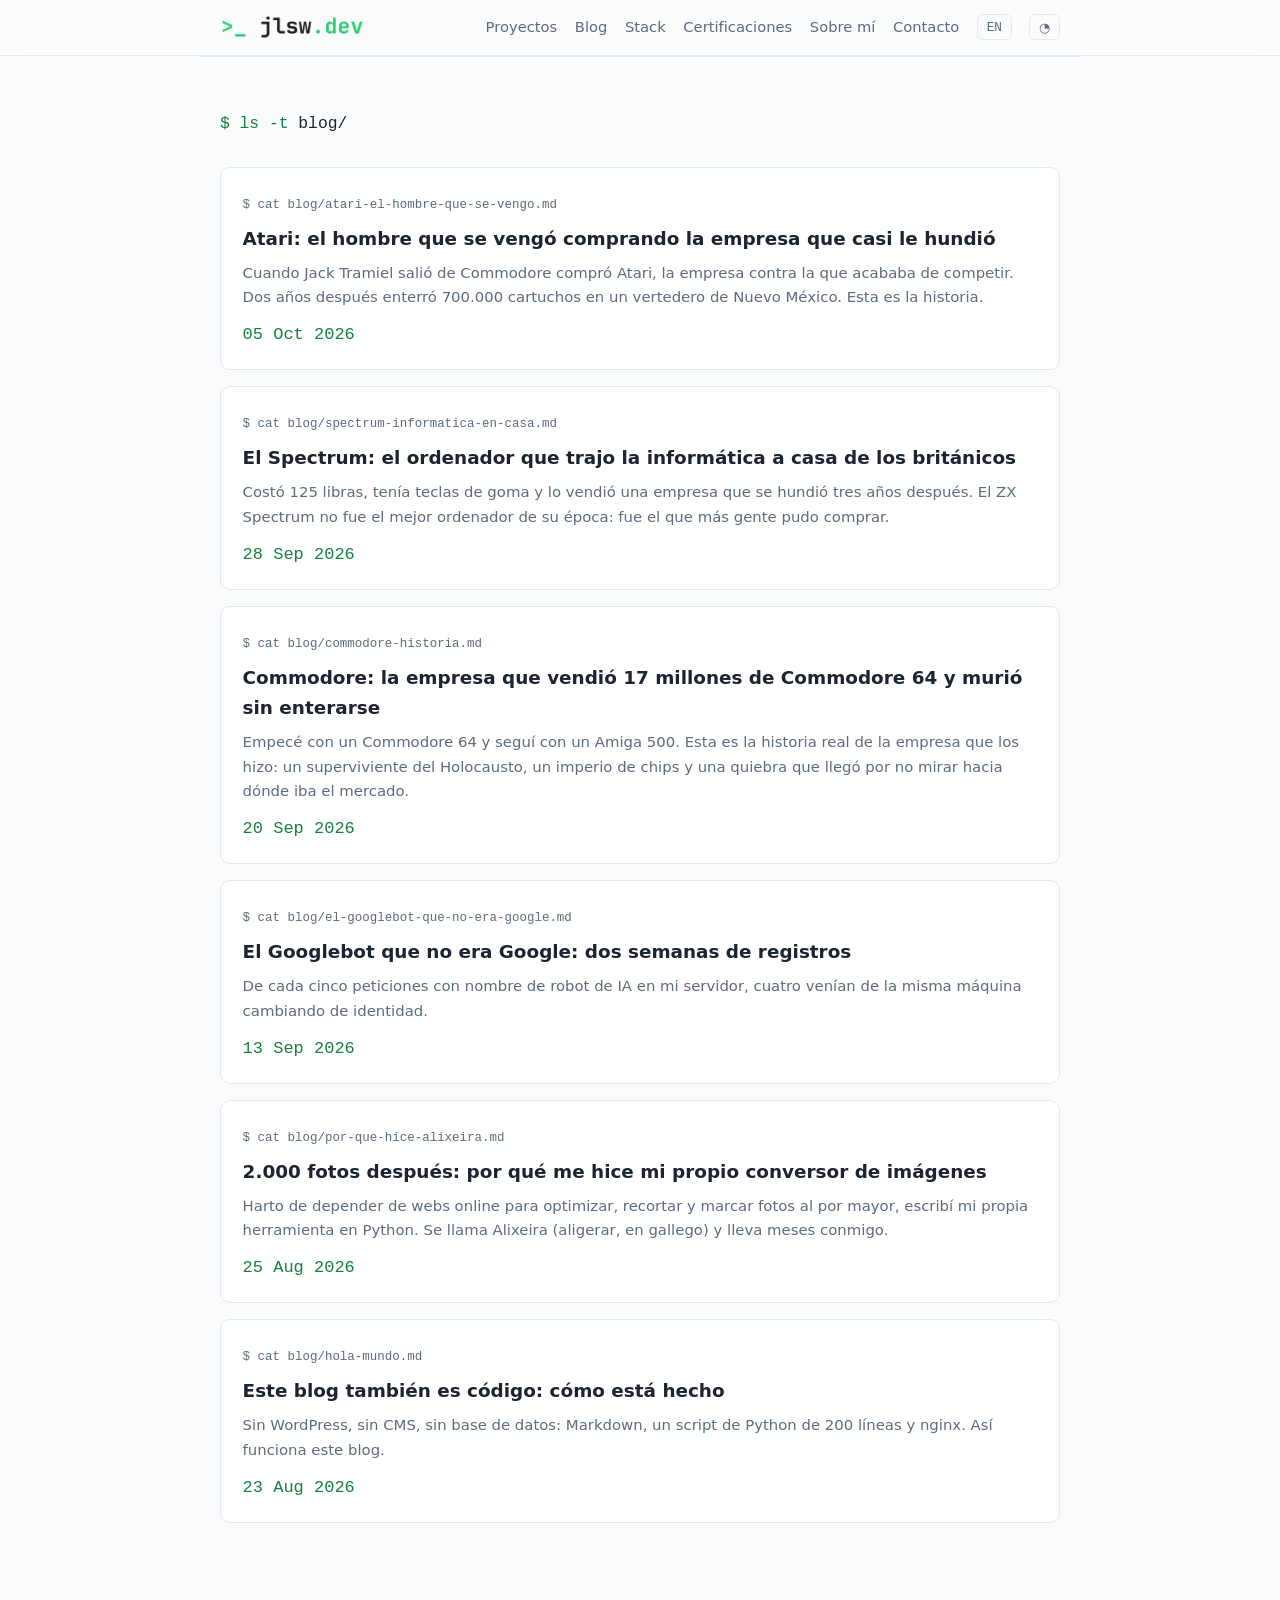
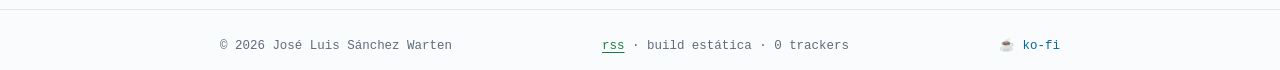
<file: blog/index.html>
<!doctype html>
<html lang="es" data-theme="dark">
<head>
  <meta charset="utf-8">
  <meta name="viewport" content="width=device-width, initial-scale=1">
  <title>Blog | José Luis Sánchez Warten</title>
  <meta name="description" content="Artículos sobre Python, Frappe, homelab y desarrollo.">
  <link rel="canonical" href="https://jlsw.dev/blog/">
  <meta property="og:url" content="https://jlsw.dev/blog/">
  <meta property="fb:app_id" content="983666218077615">
  <meta property="og:type" content="article">
  <meta property="og:title" content="Blog | José Luis Sánchez Warten">
  <meta property="og:description" content="Artículos sobre Python, Frappe, homelab y desarrollo.">
  <meta property="og:image" content="https://jlsw.dev/og-cover.png?v=2">
  <meta name="twitter:card" content="summary_large_image">
  <meta name="theme-color" content="#0B0E14">
  <link rel="alternate" type="application/rss+xml" title="RSS" href="https://jlsw.dev/rss.xml">
  <!-- Umami analytics (self-hosted, cookieless) -->
  <script defer src="https://stats.jlsw.dev/script.js" data-website-id="fca495c3-3863-4756-b844-2b204f34a2fe"></script>
  <link rel="icon" href="/favicon.ico" sizes="48x48">
  <link rel="icon" href="/favicon.png" type="image/png" sizes="128x128">
  <link rel="apple-touch-icon" href="/apple-touch-icon.png">
  <script type="application/ld+json">{}</script>
  <style>
    :root{--bg:#0B0E14;--bg-raise:#11151F;--border:#1D2433;--text:#E6EDF3;
    --muted:#8B98A9;--accent:#4ADE80;--accent2:#7DD3FC;
    --mono:'JetBrains Mono',ui-monospace,SFMono-Regular,Menlo,Consolas,monospace;
    --sans:'Inter',system-ui,-apple-system,'Segoe UI',Roboto,sans-serif;}
    html[data-theme="light"]{--bg:#FAFBFC;--bg-raise:#FFFFFF;--border:#E3E8EF;--text:#1B2430;
    --muted:#5C6B7E;--accent:#15803D;--accent2:#0369A1;}
    html{background:var(--bg);color-scheme:dark}
    html[data-theme="light"]{color-scheme:light}
  </style>
  <link rel="stylesheet" href="/styles.css?v=11">
</head>
<body>
  <a class="skip-link" href="#main" data-i18n="skip">Saltar al contenido</a>
  <header class="site-header">
    <nav class="nav container" data-i18n-aria="a.principal">
      <a class="brand" href="/" data-i18n-aria="a.brand">
        <img class="brand-logo brand-logo-dark" src="/img/logo-blanco.png?v=2" alt="&gt;_ joseluis - jlsw.dev" width="134" height="24">
        <img class="brand-logo brand-logo-light" src="/img/logo-negro.png?v=2" alt="" aria-hidden="true" width="134" height="24">
      </a>
      <div class="nav-links" id="nav-links">
        <a href="/#proyectos">Proyectos</a>
        <a href="/blog/">Blog</a>
        <a href="/#stack">Stack</a>
        <a href="/#certificaciones">Certificaciones</a>
        <a href="/#sobre-mi">Sobre mí</a>
        <a href="/#contacto">Contacto</a>
        <button id="lang-toggle" class="btn-ghost mono" type="button" data-i18n-aria="a.lang">EN</button>
        <button id="theme-toggle" class="btn-ghost" type="button" data-i18n-aria="a.theme">&#9684;</button>
      </div>
      <button id="nav-toggle" class="btn-ghost nav-burger" type="button" data-i18n-aria="a.menu" aria-expanded="false" aria-controls="nav-links">&#9776;</button>
    </nav>
  </header>
  <main id="main">
<section class="container section">
  <h1 class="section-title mono"><span aria-hidden="true">$ ls -t</span> blog/</h1>
  <ul class="post-list">
    <li class="card post-row">
      <a class="post-row-link" href="/blog/atari-el-hombre-que-se-vengo.html">
        <span class="mono post-meta">$ cat blog/atari-el-hombre-que-se-vengo.md</span>
        <h2 class="post-title-sm" data-i18n-show="es">Atari: el hombre que se vengó comprando la empresa que casi le hundió</h2>
        <h2 class="post-title-sm" data-i18n-show="en" lang="en" hidden>Atari: the man who got revenge by buying the company that nearly destroyed him</h2>
        <p class="post-excerpt" data-i18n-show="es">Cuando Jack Tramiel salió de Commodore compró Atari, la empresa contra la que acababa de competir. Dos años después enterró 700.000 cartuchos en un vertedero de Nuevo México. Esta es la historia.</p>
        <p class="post-excerpt" data-i18n-show="en" lang="en" hidden>When Jack Tramiel left Commodore he bought Atari, the company he had just spent two years competing against. Two years later he buried 700,000 cartridges in a New Mexico landfill. This is the story.</p>
        <span class="mono post-date">05 Oct 2026</span>
      </a>
    </li>
    <li class="card post-row">
      <a class="post-row-link" href="/blog/spectrum-informatica-en-casa.html">
        <span class="mono post-meta">$ cat blog/spectrum-informatica-en-casa.md</span>
        <h2 class="post-title-sm">El Spectrum: el ordenador que trajo la informática a casa de los británicos</h2>
        <p class="post-excerpt">Costó 125 libras, tenía teclas de goma y lo vendió una empresa que se hundió tres años después. El ZX Spectrum no fue el mejor ordenador de su época: fue el que más gente pudo comprar.</p>
        <span class="mono post-date">28 Sep 2026</span>
      </a>
    </li>
    <li class="card post-row">
      <a class="post-row-link" href="/blog/commodore-historia.html">
        <span class="mono post-meta">$ cat blog/commodore-historia.md</span>
        <h2 class="post-title-sm" data-i18n-show="es">Commodore: la empresa que vendió 17 millones de Commodore 64 y murió sin enterarse</h2>
        <h2 class="post-title-sm" data-i18n-show="en" lang="en" hidden>Commodore: the company that sold 17 million Commodore 64 computers and died without noticing</h2>
        <p class="post-excerpt" data-i18n-show="es">Empecé con un Commodore 64 y seguí con un Amiga 500. Esta es la historia real de la empresa que los hizo: un superviviente del Holocausto, un imperio de chips y una quiebra que llegó por no mirar hacia dónde iba el mercado.</p>
        <p class="post-excerpt" data-i18n-show="en" lang="en" hidden>I started with a Commodore 64 and moved on to an Amiga 500. This is the real story of the company that made them: a Holocaust survivor, a chip empire and a bankruptcy that came from not watching where the market was going.</p>
        <span class="mono post-date">20 Sep 2026</span>
      </a>
    </li>
    <li class="card post-row">
      <a class="post-row-link" href="/blog/el-googlebot-que-no-era-google.html">
        <span class="mono post-meta">$ cat blog/el-googlebot-que-no-era-google.md</span>
        <h2 class="post-title-sm" data-i18n-show="es">El Googlebot que no era Google: dos semanas de registros</h2>
        <h2 class="post-title-sm" data-i18n-show="en" lang="en" hidden>The Googlebot that was not Google: two weeks of logs</h2>
        <p class="post-excerpt" data-i18n-show="es">De cada cinco peticiones con nombre de robot de IA en mi servidor, cuatro venían de la misma máquina cambiando de identidad.</p>
        <p class="post-excerpt" data-i18n-show="en" lang="en" hidden>Out of every five requests bearing an AI bot name on my server, four came from the same machine changing its identity.</p>
        <span class="mono post-date">13 Sep 2026</span>
      </a>
    </li>
    <li class="card post-row">
      <a class="post-row-link" href="/blog/por-que-hice-alixeira.html">
        <span class="mono post-meta">$ cat blog/por-que-hice-alixeira.md</span>
        <h2 class="post-title-sm" data-i18n-show="es">2.000 fotos después: por qué me hice mi propio conversor de imágenes</h2>
        <h2 class="post-title-sm" data-i18n-show="en" lang="en" hidden>2,000 photos later: why I built my own image converter</h2>
        <p class="post-excerpt" data-i18n-show="es">Harto de depender de webs online para optimizar, recortar y marcar fotos al por mayor, escribí mi propia herramienta en Python. Se llama Alixeira (aligerar, en gallego) y lleva meses conmigo.</p>
        <p class="post-excerpt" data-i18n-show="en" lang="en" hidden>Tired of depending on web tools to optimise, crop and watermark photos in bulk, I wrote my own tool in Python. It is called Alixeira (to lighten, in Galician) and it has been with me for months.</p>
        <span class="mono post-date">25 Aug 2026</span>
      </a>
    </li>
    <li class="card post-row">
      <a class="post-row-link" href="/blog/hola-mundo.html">
        <span class="mono post-meta">$ cat blog/hola-mundo.md</span>
        <h2 class="post-title-sm" data-i18n-show="es">Este blog también es código: cómo está hecho</h2>
        <h2 class="post-title-sm" data-i18n-show="en" lang="en" hidden>This blog is code too: how it works</h2>
        <p class="post-excerpt" data-i18n-show="es">Sin WordPress, sin CMS, sin base de datos: Markdown, un script de Python de 200 líneas y nginx. Así funciona este blog.</p>
        <p class="post-excerpt" data-i18n-show="en" lang="en" hidden>No WordPress, no CMS, no database: Markdown, a 200-line Python script and nginx. This is how this blog works.</p>
        <span class="mono post-date">23 Aug 2026</span>
      </a>
    </li>
  </ul>
</section>
</main>
  <footer class="site-footer">
    <div class="container footer-inner mono">
      <span>&copy; 2026 Jos&eacute; Luis S&aacute;nchez Warten</span>
      <span class="footer-meta"><a href="/rss.xml">rss</a> &middot; <span data-i18n="foot.static">build est&aacute;tica</span> &middot; 0 trackers</span>
      <a class="kofi-footer" href="https://ko-fi.com/jlswarten" rel="noopener" target="_blank">&#9749; ko-fi</a>
    </div>
  </footer>
  <script src="/app.js?v=19" defer></script>
</body>
</html>
</file>
<file: styles.css>
/* jlsw.dev — static, token-driven. See design.md */
*,
*::before,
*::after { box-sizing: border-box; }

html { scroll-behavior: smooth; }
@media (prefers-reduced-motion: reduce) {
  html { scroll-behavior: auto; }
}

body {
  margin: 0;
  background: var(--bg);
  color: var(--text);
  font-family: var(--sans);
  font-size: 1.0625rem;
  line-height: 1.65;
  -webkit-font-smoothing: antialiased;
  transition: background .25s ease, color .25s ease;
}

.mono { font-family: var(--mono); }

.container {
  max-width: 880px;
  margin-inline: auto;
  padding-inline: 1.25rem;
}

/* Accessibility */
.skip-link {
  position: absolute;
  left: -9999px;
  top: 0;
  background: var(--accent);
  color: #0B0E14;
  padding: .5rem 1rem;
  z-index: 100;
}
.sr-only {
  position: absolute;
  width: 1px;
  height: 1px;
  padding: 0;
  margin: -1px;
  overflow: hidden;
  clip: rect(0 0 0 0);
  white-space: nowrap;
  border: 0;
}
.skip-link:focus { left: 0; }

a { color: var(--accent2); text-decoration: none; }
a:hover { text-decoration: underline; text-underline-offset: 3px; }

:focus-visible {
  outline: 2px solid var(--accent);
  outline-offset: 2px;
  border-radius: 2px;
}

/* ── Header ─────────────────────────────────── */
.site-header {
  position: sticky;
  top: 0;
  z-index: 10;
  background: color-mix(in srgb, var(--bg) 82%, transparent);
  backdrop-filter: blur(10px);
  border-bottom: 1px solid var(--border);
}

.nav {
  display: flex;
  align-items: center;
  justify-content: space-between;
  gap: 1rem;
  padding-block: .9rem;
}

.brand {
  display: inline-flex;
  align-items: center;
  line-height: 0;
}
.brand:hover { text-decoration: none; }

/* Logo wordmark: variante según tema (blanca en oscuro, oscura en claro) */
.brand-logo {
  height: 26px;
  width: auto;
  display: block;
}
.brand-logo-light { display: none; }
html[data-theme="light"] .brand-logo-dark { display: none; }
html[data-theme="light"] .brand-logo-light { display: block; }

.nav-links {
  display: flex;
  align-items: center;
  gap: 1.1rem;
}
.nav-links > a {
  color: var(--muted);
  font-size: .92rem;
}
.nav-links > a:hover { color: var(--text); }

.btn-ghost {
  background: none;
  border: 1px solid var(--border);
  color: var(--muted);
  border-radius: 6px;
  padding: .28rem .55rem;
  font-size: .8rem;
  cursor: pointer;
  transition: color .15s ease, border-color .15s ease;
}
.btn-ghost:hover { color: var(--text); border-color: var(--muted); }

/* ── Hero / terminal ────────────────────────── */
.hero { padding-block: 4.5rem 3.5rem; }

.terminal {
  background: var(--bg-raise);
  border: 1px solid var(--border);
  border-radius: 12px;
  overflow: hidden;
  box-shadow: 0 12px 40px -18px rgba(0, 0, 0, .55);
}

.terminal-bar {
  display: flex;
  align-items: center;
  gap: .45rem;
  padding: .6rem .9rem;
  border-bottom: 1px solid var(--border);
  background: color-mix(in srgb, var(--bg) 60%, var(--bg-raise));
}

.dot { width: 11px; height: 11px; border-radius: 50%; display: inline-block; }
.dot-r { background: #FF5F57; }
.dot-y { background: #FEBC2E; }
.dot-g { background: #28C840; }

.terminal-title {
  margin-left: auto;
  font-size: .74rem;
  color: var(--muted);
}

.terminal-body {
  margin: 0;
  padding: 1.15rem 1.2rem 1.35rem;
  font-size: .88rem;
  line-height: 1.75;
  min-height: 7.2em;
  white-space: pre-wrap;
  word-break: break-word;
}
.terminal-body .t-prompt { color: var(--accent); font-weight: 600; }
.terminal-body .t-cmd { color: var(--text); }
.terminal-body .t-out { color: var(--muted); }
.terminal-body .t-hl { color: var(--accent2); }
.t-caret {
  display: inline-block;
  width: .55em;
  height: 1.05em;
  background: var(--accent);
  vertical-align: text-bottom;
  animation: blink 1s steps(1) infinite;
}
@keyframes blink { 50% { opacity: 0; } }
@media (prefers-reduced-motion: reduce) {
  .t-caret { animation: none; }
}

.hero-sub {
  color: var(--muted);
  margin: 1.6rem 0 1.8rem;
  font-size: 1.08rem;
}
.hero-sub strong { color: var(--text); }

.hero-cta { display: flex; gap: .8rem; flex-wrap: wrap; }

.btn {
  display: inline-flex;
  align-items: center;
  gap: .45rem;
  padding: .62rem 1.25rem;
  border-radius: 8px;
  font-size: .95rem;
  font-weight: 500;
  transition: transform .12s ease, opacity .15s ease;
}
.btn:hover { text-decoration: none; transform: translateY(-1px); }

.btn-primary {
  background: var(--accent);
  color: #07130B;
  font-weight: 600;
}
.btn-primary:hover { opacity: .92; }
html[data-theme="light"] .btn-primary { color: #FFFFFF; }

/* badges: texto verde oscuro sobre tinte claro en modo claro (AA) */
html[data-theme="light"] .badge:not(.badge-alt) {
  color: #14532D;
  background: color-mix(in srgb, #15803D 14%, transparent);
  border-color: color-mix(in srgb, #15803D 40%, transparent);
}

.btn-ghost-btn {
  border: 1px solid var(--border);
  color: var(--text);
}
.btn-ghost-btn:hover { border-color: var(--muted); }

/* ── Sections ───────────────────────────────── */
.section {
  padding-block: 3.4rem;
  border-top: 1px solid var(--border);
  scroll-margin-top: 4.5rem;
}

.section-title {
  font-size: 1.02rem;
  font-weight: 500;
  color: var(--text);
  margin: 0 0 1.8rem;
}
.section-title span { color: var(--accent); }

/* Projects grid */
.projects-grid {
  display: grid;
  grid-template-columns: repeat(auto-fit, minmax(300px, 1fr));
  gap: 1.1rem;
}

.card {
  background: var(--bg-raise);
  border: 1px solid var(--border);
  border-radius: 10px;
}

.project-card {
  padding: 1.3rem 1.35rem 1.2rem;
  display: flex;
  flex-direction: column;
  gap: .8rem;
  transition: border-color .18s ease, transform .18s ease;
}
.project-card:hover { border-color: color-mix(in srgb, var(--accent) 45%, var(--border)); }

.card-head {
  display: flex;
  align-items: center;
  justify-content: space-between;
  gap: .6rem;
}
.card-head h3 {
  margin: 0;
  font-size: 1rem;
  color: var(--accent2);
  font-weight: 600;
}

.badge {
  font-size: .68rem;
  letter-spacing: .04em;
  padding: .18rem .5rem;
  border-radius: 99px;
  white-space: nowrap;
}
.badge {
  color: var(--accent);
  border: 1px solid color-mix(in srgb, var(--accent) 40%, transparent);
  background: color-mix(in srgb, var(--accent) 9%, transparent);
}
.badge-alt {
  color: var(--muted);
  border-color: var(--border);
  background: transparent;
}

.project-card p {
  margin: 0;
  color: var(--muted);
  font-size: .93rem;
  flex-grow: 1;
}

.tags {
  list-style: none;
  display: flex;
  flex-wrap: wrap;
  gap: .4rem;
  padding: 0;
  margin: 0;
}
.tags li {
  font-family: var(--mono);
  font-size: .72rem;
  color: var(--muted);
  border: 1px solid var(--border);
  border-radius: 5px;
  padding: .14rem .48rem;
}

.card-foot { font-size: .88rem; }
.card-links { display: flex; align-items: center; gap: .9rem; flex-wrap: wrap; }
.link-sep { color: var(--muted); }
.link-ext[aria-disabled="true"] {
  color: var(--muted);
  pointer-events: none;
}

.project-slot { border-style: dashed; }
.project-slot h3 { color: var(--muted); }
.project-slot p { color: var(--muted); }
.project-slot .tags li { color: var(--muted); }

/* ── Blog ───────────────────────────────────── */
.post-figure { margin: 1.6rem 0; text-align: center; }
.post-figure img {
  max-width: 100%;
  height: auto;
  border: 1px solid var(--border);
  border-radius: 8px;
}
.post-figure figcaption {
  margin-top: .5rem;
  font-size: .85rem;
  color: var(--muted);
}

.post-list {
  list-style: none;
  padding: 0;
  margin: 0;
  display: grid;
  gap: 1rem;
}
.post-row-link {
  display: block;
  padding: 1.25rem 1.35rem;
  color: inherit;
  transition: border-color .18s ease;
}
.post-row-link:hover {
  text-decoration: none;
  border-color: color-mix(in srgb, var(--accent) 45%, var(--border));
}
.card.post-row { overflow: hidden; }
.post-title-sm {
  margin: .5rem 0 .4rem;
  font-size: 1.15rem;
  color: var(--text);
}
.post-excerpt {
  margin: 0 0 .6rem;
  color: var(--muted);
  font-size: .93rem;
}
.post-meta {
  font-size: .78rem;
  color: var(--muted);
}
.post-meta span[aria-hidden], .post-date { color: var(--accent); }
.post-article .post-title {
  font-size: 1.7rem;
  margin: .8rem 0 1rem;
  line-height: 1.3;
}
.prose { color: var(--text); }
.prose h2 {
  font-size: 1.25rem;
  margin: 2rem 0 .7rem;
  color: var(--text);
}
.prose h3 { font-size: 1.05rem; margin: 1.5rem 0 .5rem; }
.prose p, .prose li { color: var(--muted); font-size: .98rem; }
.prose strong { color: var(--text); }
.inline-code {
  font-family: var(--mono);
  font-size: .84em;
  background: var(--bg-raise);
  border: 1px solid var(--border);
  border-radius: 5px;
  padding: .08em .35em;
  color: var(--accent2);
}
.code-block {
  background: var(--bg-raise);
  border: 1px solid var(--border);
  border-radius: 10px;
  padding: 1rem 1.15rem;
  overflow-x: auto;
  font-size: .82rem;
  line-height: 1.6;
  color: var(--text);
}
.code-block[data-lang]::before {
  content: attr(data-lang);
  display: block;
  font-size: .66rem;
  color: var(--muted);
  letter-spacing: .05em;
  text-transform: uppercase;
  margin-bottom: .5rem;
}
.comments-box { padding: 1.3rem 1.4rem; margin-top: 2.5rem; }
.muted-note { color: var(--muted); font-size: .9rem; margin: 0; }
.post-nav { padding-block: 2rem 3rem; }
.post-nav a { color: var(--accent); font-size: .9rem; }

/* Barra de serie: ← anterior | serie | siguiente → */
.serie-nav {
  display: grid;
  grid-template-columns: 1fr auto 1fr;
  gap: .4rem 1.1rem;
  align-items: baseline;
  margin-top: .9rem;
  padding-top: .9rem;
  border-top: 1px solid var(--border);
  font-size: .85rem;
}
.serie-nav .serie-slot { min-width: 0; overflow-wrap: anywhere; }
.serie-nav .serie-prev { justify-self: start; text-align: left; }
.serie-nav .serie-name { justify-self: center; text-align: center; }
.serie-nav .serie-name a { color: var(--muted); text-decoration: none; }
.serie-nav .serie-next { justify-self: end; text-align: right; }
@media (max-width: 640px) {
  .serie-nav { grid-template-columns: 1fr; }
  .serie-nav .serie-name,
  .serie-nav .serie-next { justify-self: start; text-align: left; }
}

/* Stack */
.stack-groups {
  display: grid;
  grid-template-columns: repeat(auto-fit, minmax(220px, 1fr));
  gap: 1rem;
}
.stack-group {
  padding: 1.05rem 1.15rem;
}
.stack-group h3 {
  margin: 0 0 .45rem;
  font-family: var(--mono);
  font-size: .78rem;
  font-weight: 500;
  color: var(--accent);
  letter-spacing: .03em;
  text-transform: uppercase;
}
.stack-group p {
  margin: 0;
  color: var(--muted);
  font-size: .93rem;
}
.stack-group small { opacity: 1; color: var(--muted); }

/* About */
.about-text p { color: var(--muted); margin: 0 0 1rem; }
.about-text strong { color: var(--text); }

/* Certificaciones */
.cert-grid {
  display: grid;
  grid-template-columns: repeat(auto-fit, minmax(270px, 1fr));
  gap: 1.1rem;
}
.cert-card {
  padding: 1.1rem 1.2rem;
  display: flex;
  flex-direction: column;
  gap: .55rem;
  transition: border-color .18s ease;
}
.cert-card:hover { border-color: color-mix(in srgb, var(--accent) 45%, var(--border)); }
.cert-name {
  margin: 0;
  font-family: var(--mono);
  font-size: .92rem;
  line-height: 1.45;
  font-weight: 600;
  color: var(--accent2);
}
.cert-meta {
  margin: 0;
  font-size: .85rem;
  color: var(--muted);
  display: flex;
  align-items: center;
  gap: .55rem;
  flex-wrap: wrap;
}
.cert-date {
  border: 1px solid var(--border);
  border-radius: 99px;
  padding: .1rem .5rem;
  font-size: .72rem;
  color: var(--muted);
  white-space: nowrap;
}
.cert-foot { margin-top: auto; }

/* Certificaciones: bloque desplegable */
.cert-summary { cursor: pointer; list-style: none; }
.cert-summary::-webkit-details-marker { display: none; }
.cert-summary::marker { content: ''; }
.cert-summary .section-title { margin: 0; display: inline-flex; align-items: baseline; gap: .55rem; }
.cert-details[open] > .cert-summary { margin-bottom: 1.8rem; }
.cert-summary:hover .section-title { color: var(--accent); }
.cert-summary:focus-visible { outline: 2px solid var(--accent); outline-offset: 4px; border-radius: 4px; }
.cert-count { color: var(--muted); font-size: .8rem; font-weight: 400; }
.cert-caret { color: var(--accent); display: inline-block; transition: transform .18s ease; }
.cert-details[open] .cert-caret { transform: rotate(90deg); }
@media (prefers-reduced-motion: reduce) { .cert-caret { transition: none; } }

/* Contact */
.contact-box { padding: 1.4rem 1.5rem; }
.contact-line { margin: 0 0 .55rem; font-size: .95rem; }
.contact-line:last-child { margin-bottom: 0; }
.prompt-char { color: var(--accent); font-weight: 700; margin-right: .4rem; }

/* Footer */
.site-footer {
  border-top: 1px solid var(--border);
  padding-block: 1.6rem;
  margin-top: 2rem;
}
.footer-inner {
  display: flex;
  justify-content: space-between;
  gap: 1rem;
  flex-wrap: wrap;
  font-size: .78rem;
  color: var(--muted);
}

  /* ── Capturas de proyectos (thumbs + lightbox) ── */
  .shot-row{display:flex;gap:.6rem;margin-top:1rem}
  .shot-btn{flex:1;min-width:0;padding:0;border:1px solid var(--border);border-radius:8px;
    background:var(--bg-raise);cursor:zoom-in;overflow:hidden;line-height:0;
    transition:border-color .18s ease,transform .18s ease}
  .shot-btn:hover,.shot-btn:focus-visible{border-color:var(--accent);transform:translateY(-2px)}
  .shot-btn:focus-visible{outline:2px solid var(--accent);outline-offset:2px}
  .shot-img{width:100%;height:auto;display:block;aspect-ratio:16/10;object-fit:cover;object-position:top}

  .lightbox{position:fixed;inset:0;z-index:1000;display:flex;flex-direction:column;align-items:center;
    justify-content:center;gap:.75rem;padding:2rem 1rem;background:rgba(4,6,10,.92);
    backdrop-filter:blur(4px)}
  .lightbox[hidden]{display:none}
  .lb-img{max-width:min(1400px,94vw);max-height:78vh;width:auto;height:auto;border-radius:8px;
    border:1px solid var(--border)}
  .lb-cap{margin:0;color:#8B98A9;font-size:.85rem}
  .lb-close{position:absolute;top:.9rem;right:1rem;background:none;border:1px solid #33415580;
    border-radius:50%;width:2.4rem;height:2.4rem;color:#E6EDF3;font-size:1.3rem;line-height:1;
    cursor:pointer;transition:border-color .15s ease,color .15s ease}
  .lb-close:hover,.lb-close:focus-visible{border-color:var(--accent);color:var(--accent)}

  /* Reveal-on-scroll (JS adds .visible) */
.reveal {
  opacity: 0;
  transform: translateY(14px);
  transition: opacity .5s ease, transform .5s ease;
}
.reveal.visible { opacity: 1; transform: none; }
@media (prefers-reduced-motion: reduce) {
  .reveal { opacity: 1; transform: none; transition: none; }
}

a.kofi-link { color: var(--accent); text-decoration: underline; text-underline-offset: 3px; }
.footer-meta .kofi-footer { color: var(--accent); text-decoration: underline; text-underline-offset: 3px; }
.footer-meta .kofi-footer:hover { text-decoration: underline; }
.kofi-hint { color: var(--muted); font-size: .88em; }

/* Enlaces dentro de texto: distinguibles sin depender solo del color */
.footer-meta a { color: var(--accent); text-decoration: underline; text-underline-offset: 3px; }

/* Overrides de accesibilidad para el widget de comentarios (contraste AA y nombres ARIA) */
#waline .wl-sr {
  position: absolute; width: 1px; height: 1px; padding: 0; margin: -1px;
  overflow: hidden; clip: rect(0 0 0 0); white-space: nowrap; border: 0;
}
#waline .wl-text-number, #waline .wl-sort li { color: #55606c; }
#waline .wl-sort li.active { color: #1d5c8f; font-weight: 600; }
#waline .wl-btn.primary { background-color: #1d5c8f; border-color: #1d5c8f; }
#waline .wl-power, #waline .wl-power a { color: #55606c; }
html[data-theme='dark'] #waline .wl-text-number,
html[data-theme='dark'] #waline .wl-sort li,
html[data-theme='dark'] #waline .wl-power,
html[data-theme='dark'] #waline .wl-power a { color: #a9b7c6; }

/* ── Mobile nav ─────────────────────────────── */
.nav-burger { display: none; font-size: 1rem; padding: .28rem .6rem; }


/* ── Post language switch (ES/EN en el mismo artículo) ──────── */
.lang-switch {
  display: flex;
  align-items: center;
  gap: .5rem;
  margin: .35rem 0 1.6rem;
  font-size: .85rem;
  letter-spacing: .04em;
}
.lang-switch > span[aria-hidden] { color: var(--muted); }
.lang-link {
  padding: .1rem .45rem;
  border: 1px solid var(--border);
  border-radius: 4px;
  color: var(--muted);
  text-decoration: none;
  transition: color .15s ease, border-color .15s ease;
}
.lang-link:hover { color: var(--text); border-color: var(--accent); }
.lang-link.is-active {
  color: var(--accent);
  border-color: var(--accent);
}
.post-title[hidden], [data-lang-block][hidden] { display: none; }

@media (max-width: 560px) {
  .nav-burger { display: inline-block; }
  .nav-links {
    display: none;
    position: absolute;
    top: 100%;
    left: 0; right: 0;
    flex-direction: column;
    align-items: stretch;
    gap: 0;
    background: var(--bg-raise);
    border-bottom: 1px solid var(--border);
    padding: .4rem 0 .6rem;
  }
  .nav-links.open { display: flex; }
  .nav-links > a {
    display: block;
    padding: .7rem 1.4rem;
    font-size: 1rem;
    border-bottom: 1px solid var(--border);
  }
  .nav-links > a:last-of-type { border-bottom: none; }
  .nav-links .btn-ghost { margin: .6rem 1.4rem 0; }
  .site-header { position: sticky; }
  .hero { padding-block: 3rem 2.5rem; }
  .terminal-body { font-size: .8rem; }
}
</file>
